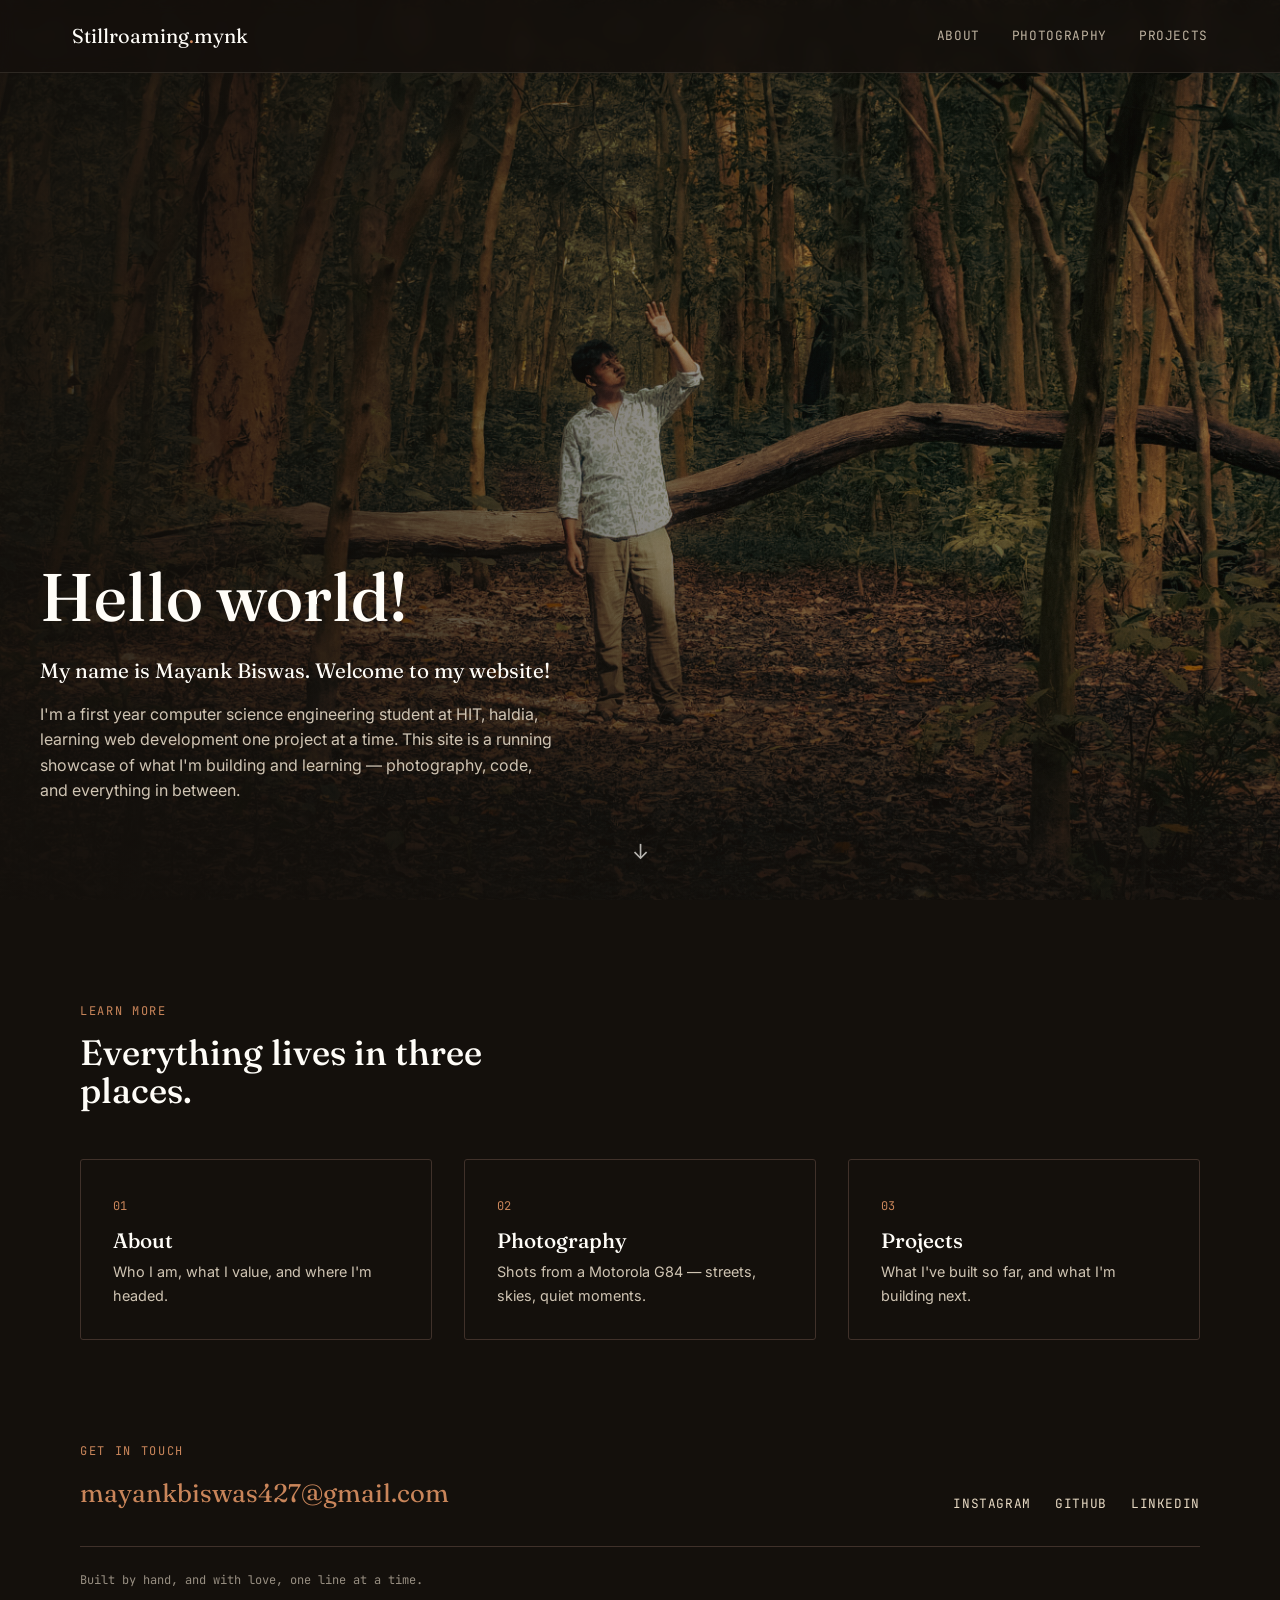
<file: index.html>
<!doctype html>
<html lang="en">
  <head>
    <meta charset="UTF-8" />
    <meta name="viewport" content="width=device-width, initial-scale=1.0" />
    <title>Stillroaming — Mayank Biswas</title>

    <link rel="preconnect" href="https://fonts.googleapis.com" />
    <link rel="preconnect" href="https://fonts.gstatic.com" crossorigin />
    <link
      href="https://fonts.googleapis.com/css2?family=Fraunces:opsz,wght@9..144,400;9..144,500;9..144,600&family=Inter:wght@400;500;600&family=JetBrains+Mono:wght@400;500&display=swap"
      rel="stylesheet"
    />

    <link rel="stylesheet" href="style.css" />
  </head>
  <body>
    <!-- =====================================================
       HERO — full-bleed photo, wordmark, nav, headline.
       This is the section your screenshot shows. The layout
       and content are kept the same on purpose — only the
       contrast, spacing and code underneath are improved.
       ===================================================== -->
    <section class="hero" id="top">
      <!-- The background photo. EDIT ME: put your own forest photo at
         images/hero.jpg (or change the file name below to match yours). -->
      <img
        src="images/main.jpg"
        alt="Mayank standing in a forest, looking up"
        class="hero__photo"
        id="heroPhoto"
      />

      <!-- A dark gradient sits on top of the photo (in style.css) so the
         text stays readable no matter what's happening in the photo
         behind it — this fixes the text/arm overlap issue from before. -->
      <div class="hero__scrim" aria-hidden="true"></div>

      <!-- Top navigation bar -->
      <header class="nav">
        <div class="nav__inner">
          <a href="#top" class="nav__brand">Stillroaming<span>.</span>mynk</a>

          <button
            class="nav__toggle"
            id="navToggle"
            aria-label="Open menu"
            aria-expanded="false"
          >
            <span></span><span></span><span></span>
          </button>

          <nav class="nav__links" id="navLinks">
            <!-- EDIT ME: these three go to your other sites -->
            <a href="/navbarSites/aboutme.html">About</a>
            <a href="/navbarSites/photography.html">Photography</a>
            <a href="/navbarSites/projects.html">Projects</a>
          </nav>
        </div>
      </header>

      <!-- The hero text block -->
      <div class="hero__content">
        <!-- EDIT ME: your headline -->
        <h1 class="hero__title">Hello world!</h1>
        <!-- EDIT ME: your intro line -->
        <p class="hero__intro">
          My name is Mayank Biswas. Welcome to my website!
        </p>
        <!-- EDIT ME: your short paragraph -->
        <p class="hero__body">
          I'm a first year computer science engineering student at HIT, haldia,
          learning web development one project at a time. This site is a running
          showcase of what I'm building and learning — photography, code, and
          everything in between.
        </p>
      </div>

      <!-- A small scroll cue at the bottom of the hero, hinting there's more below -->
      <a href="#learn-more" class="hero__scroll-cue" aria-label="Scroll down"
        >↓</a
      >
    </section>

    <!-- =====================================================
       LEARN MORE — a short set of links to the three pillars
       of the site. This is new; it gives the "Learn More" nav
       link somewhere real to land, instead of going nowhere.
       ===================================================== -->
    <section class="pillars" id="learn-more">
      <p class="eyebrow">Learn more</p>
      <h2 class="pillars__heading">Everything lives in three places.</h2>

      <div class="pillars__grid">
        <!-- EDIT ME: each card's description, freely -->
        <a href="/navbarSites/aboutme.html" class="pillar">
          <span class="pillar__label">01</span>
          <h3>About</h3>
          <p>Who I am, what I value, and where I'm headed.</p>
        </a>
        <a href="navbarSites/photography.html" class="pillar">
          <span class="pillar__label">02</span>
          <h3>Photography</h3>
          <p>Shots from a Motorola G84 — streets, skies, quiet moments.</p>
        </a>
        <a href="navbarSites/projects.html" class="pillar">
          <span class="pillar__label">03</span>
          <h3>Projects</h3>
          <p>What I've built so far, and what I'm building next.</p>
        </a>
      </div>
    </section>

    <!-- =====================================================
       CONNECT — a simple footer/contact section
       ===================================================== -->
    <footer class="footer" id="connect">
      <div class="footer__inner">
        <div>
          <p class="eyebrow">Get in touch</p>
          <!-- EDIT ME: your real email -->
          <a href="mailto:mayankbiswas427@gmail.com" class="footer__email"
            >mayankbiswas427@gmail.com</a
          >
        </div>
        <div class="footer__links">
          <!-- EDIT ME: your real social links -->
          <a href="https://www.instagram.com/stillroaming.mynk/">Instagram</a>
          <a href="https://github.com/explorerzeroone/">GitHub</a>
          <a href="www.linkedin.com/in/mayank-biswas-02a64b350">LinkedIn</a>
        </div>
      </div>
      <p class="footer__note">
        Built by hand, and with love, one line at a time.
      </p>
    </footer>

    <script src="script.js"></script>
  </body>
</html>
</file>
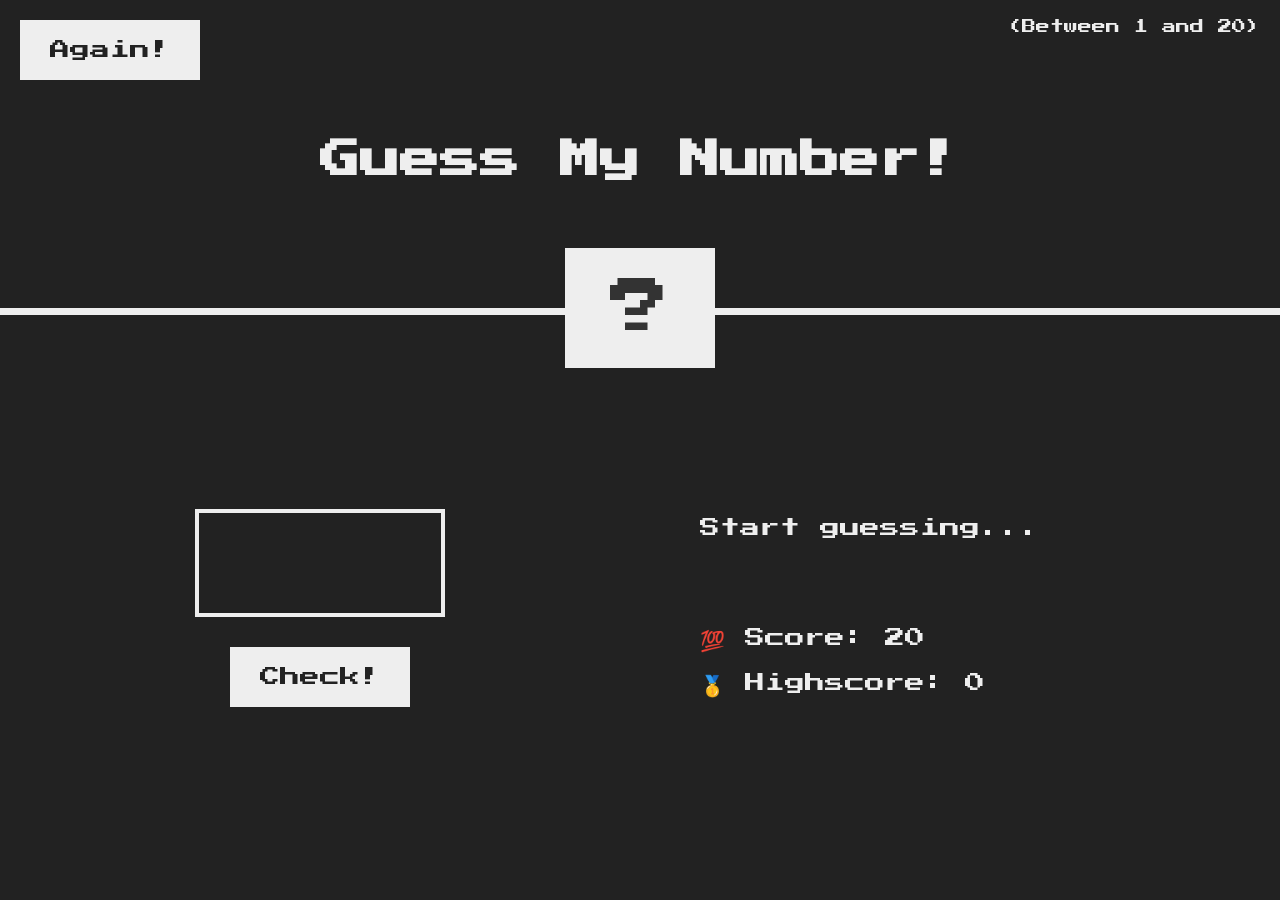
<file: Projects/Guessing/index.html>
<!doctype html>
<html lang="en">
  <head>
    <meta charset="UTF-8" />
    <meta name="viewport" content="width=device-width, initial-scale=1.0" />
    <meta http-equiv="X-UA-Compatible" content="ie=edge" />
    <link rel="stylesheet" href="style.css" />
    <title>Guess My Number!</title>
  </head>
  <body>
    <header>
      <h1>Guess My Number!</h1>
      <p class="between">(Between 1 and 20)</p>
      <button class="btn again">Again!</button>
      <div class="number">?</div>
    </header>
    <main>
      <section class="left">
        <input type="number" class="guess" />
        <button class="btn check">Check!</button>
      </section>
      <section class="right">
        <p class="message">Start guessing...</p>
        <p class="label-score">💯 Score: <span class="score">20</span></p>
        <p class="label-highscore">
          🥇 Highscore: <span class="highscore">0</span>
        </p>
      </section>
    </main>
    <script src="script.js"></script>
  </body>
</html>
</file>
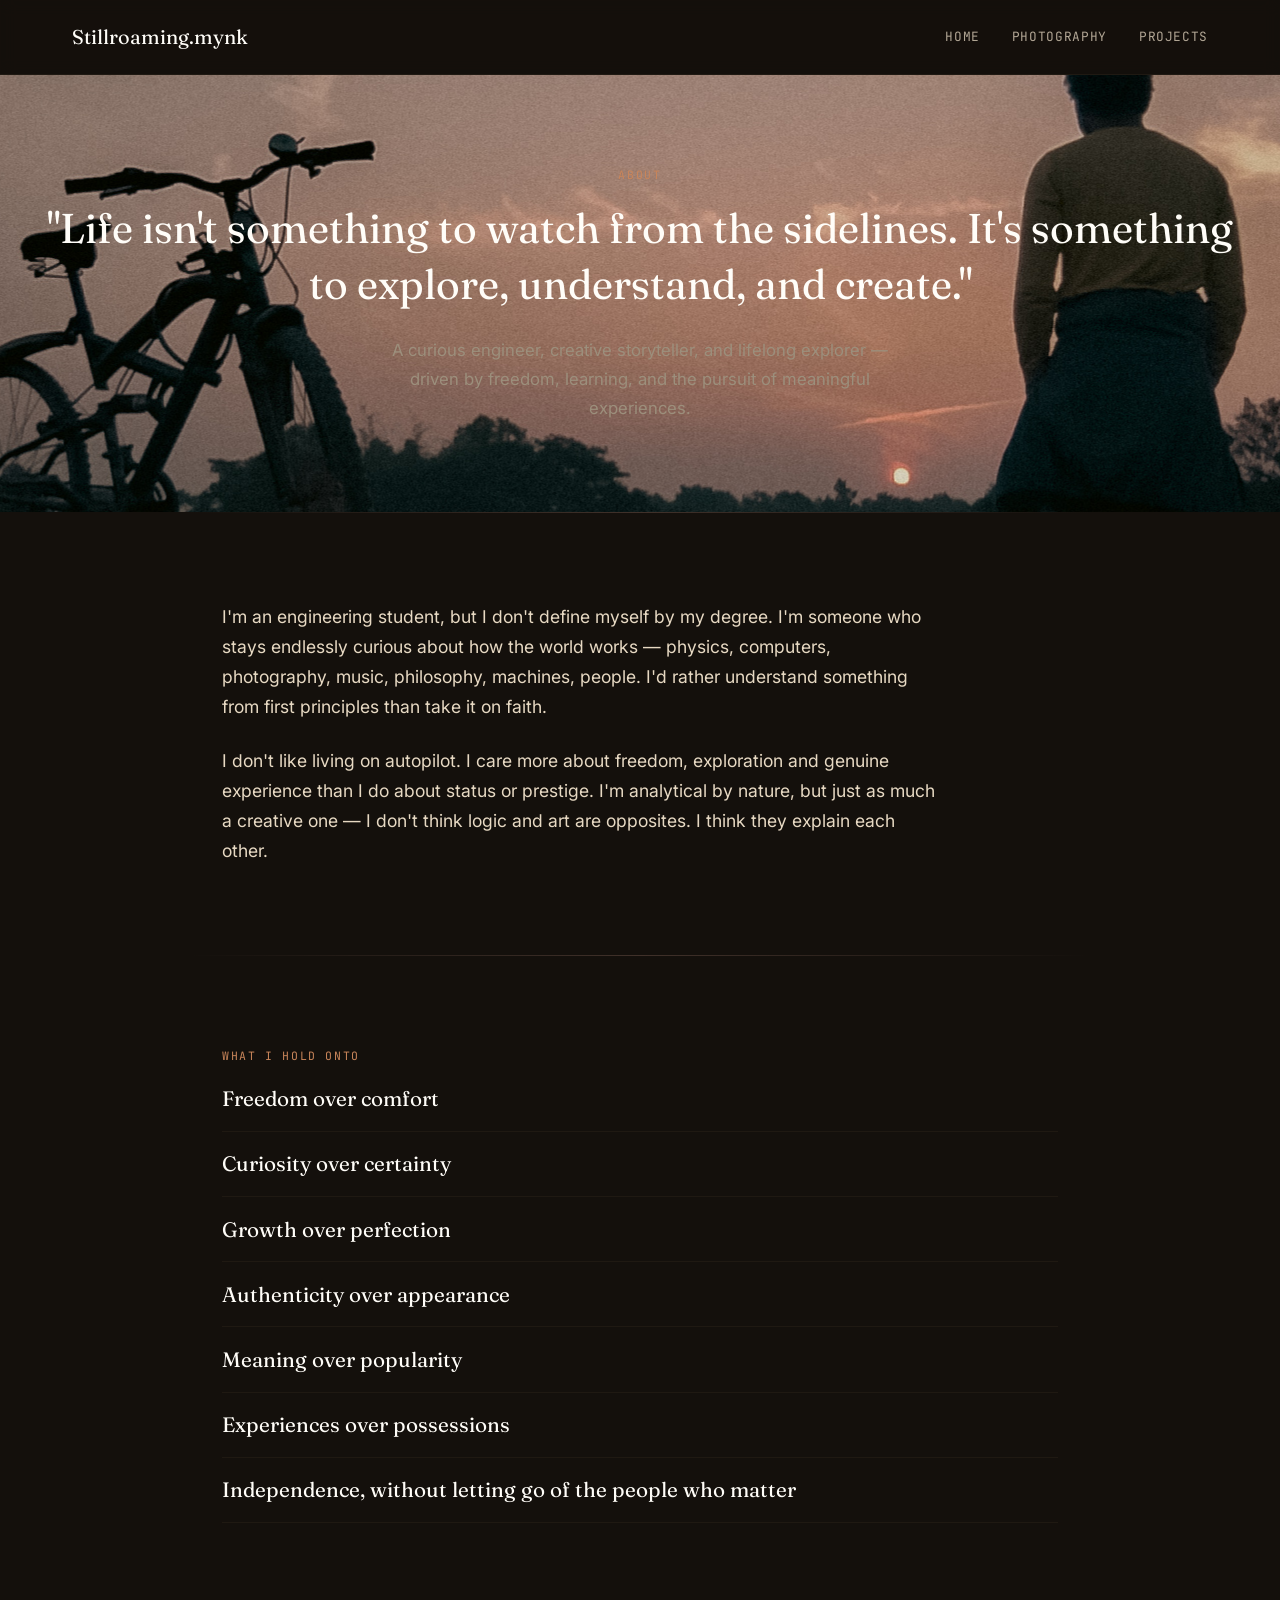
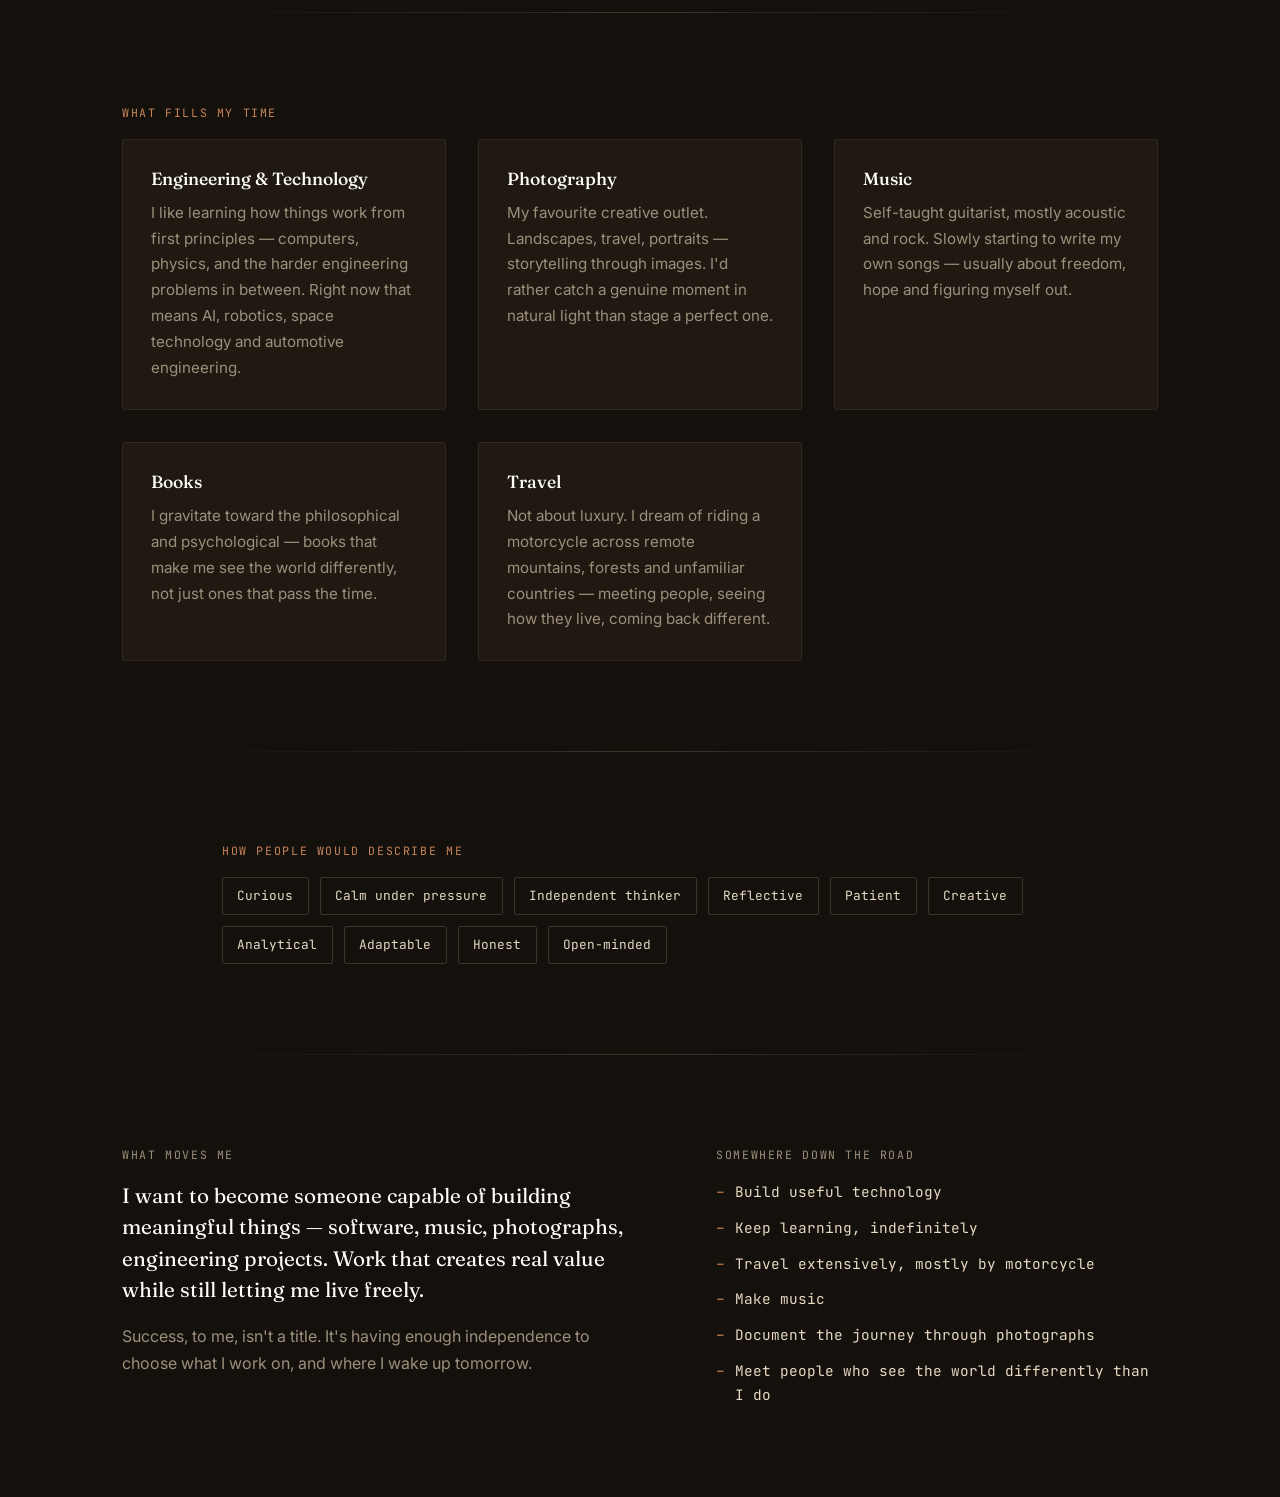
<file: navbarSites/aboutme.html>
<!doctype html>
<html lang="en">
  <head>
    <meta charset="UTF-8" />
    <meta name="viewport" content="width=device-width, initial-scale=1.0" />
    <title>Mayank — About</title>

    <link rel="preconnect" href="https://fonts.googleapis.com" />
    <link rel="preconnect" href="https://fonts.gstatic.com" crossorigin />
    <link
      href="https://fonts.googleapis.com/css2?family=Fraunces:opsz,wght@9..144,400;9..144,500;9..144,600&family=Inter:wght@400;500;600&family=JetBrains+Mono:wght@400;500&display=swap"
      rel="stylesheet"
    />

    <link rel="stylesheet" href="aboutme.css" />
  </head>
  <body>
    <!-- =====================================================
       NAVIGATION — links back to your two other pages,
       plus quick jumps to the sections on this page.
       ===================================================== -->
    <header class="nav">
      <div class="nav__inner">
        <a href="#top" class="nav__brand">Stillroaming<span>.</span>mynk</a>

        <button
          class="nav__toggle"
          id="navToggle"
          aria-label="Open menu"
          aria-expanded="false"
        >
          <span></span><span></span><span></span>
        </button>

        <nav class="nav__links" id="navLinks">
          <a href="../index.html">Home</a>
          <a href="photography.html">Photography</a>
          <a href="projects.html">Projects</a>
        </nav>
      </div>
    </header>

    <!-- =====================================================
       HERO — the motto, given room to breathe.
       This is the one bold, cinematic moment on the page;
       everything after it stays calm and quiet on purpose.
       ===================================================== -->
    <section class="hero" id="top">
      <p class="eyebrow">About</p>
      <!-- EDIT ME: your motto -->
      <blockquote class="hero__motto">
        "Life isn't something to watch from the sidelines. It's something to
        explore, understand, and create."
      </blockquote>
      <!-- EDIT ME: your one-sentence summary -->
      <p class="hero__summary">
        A curious engineer, creative storyteller, and lifelong explorer — driven
        by freedom, learning, and the pursuit of meaningful experiences.
      </p>
    </section>

    <div class="divider" aria-hidden="true"></div>

    <!-- =====================================================
       WHO I AM — the main narrative paragraph
       ===================================================== -->
    <section class="intro reveal">
      <!-- EDIT ME: this whole paragraph is meant to be rewritten in your own words over time -->
      <p>
        I'm an engineering student, but I don't define myself by my degree. I'm
        someone who stays endlessly curious about how the world works — physics,
        computers, photography, music, philosophy, machines, people. I'd rather
        understand something from first principles than take it on faith.
      </p>
      <p>
        I don't like living on autopilot. I care more about freedom, exploration
        and genuine experience than I do about status or prestige. I'm
        analytical by nature, but just as much a creative one — I don't think
        logic and art are opposites. I think they explain each other.
      </p>
    </section>

    <div class="divider" aria-hidden="true"></div>

    <!-- =====================================================
       VALUES — a plain list, no numbering, because these
       aren't steps in a sequence — they're things held
       at the same time, side by side.
       ===================================================== -->
    <section class="values reveal" id="values">
      <p class="eyebrow">What I hold onto</p>
      <ul class="values__list">
        <!-- EDIT ME: add, remove or reorder freely -->
        <li>Freedom over comfort</li>
        <li>Curiosity over certainty</li>
        <li>Growth over perfection</li>
        <li>Authenticity over appearance</li>
        <li>Meaning over popularity</li>
        <li>Experiences over possessions</li>
        <li>Independence, without letting go of the people who matter</li>
      </ul>
    </section>

    <div class="divider" aria-hidden="true"></div>

    <!-- =====================================================
       INTERESTS — one card per thing you care about.
       Copy a whole <article> block to add a new interest.
       ===================================================== -->
    <section class="interests reveal" id="interests">
      <p class="eyebrow">What fills my time</p>

      <div class="interests__grid">
        <!-- ============ INTEREST 1 ============ -->
        <article class="interest">
          <h3>Engineering &amp; Technology</h3>
          <p>
            I like learning how things work from first principles — computers,
            physics, and the harder engineering problems in between. Right now
            that means AI, robotics, space technology and automotive
            engineering.
          </p>
        </article>

        <!-- ============ INTEREST 2 ============ -->
        <article class="interest">
          <h3>Photography</h3>
          <p>
            My favourite creative outlet. Landscapes, travel, portraits —
            storytelling through images. I'd rather catch a genuine moment in
            natural light than stage a perfect one.
          </p>
        </article>

        <!-- ============ INTEREST 3 ============ -->
        <article class="interest">
          <h3>Music</h3>
          <p>
            Self-taught guitarist, mostly acoustic and rock. Slowly starting to
            write my own songs — usually about freedom, hope and figuring myself
            out.
          </p>
        </article>

        <!-- ============ INTEREST 4 ============ -->
        <article class="interest">
          <h3>Books</h3>
          <p>
            I gravitate toward the philosophical and psychological — books that
            make me see the world differently, not just ones that pass the time.
          </p>
        </article>

        <!-- ============ INTEREST 5 ============ -->
        <article class="interest">
          <h3>Travel</h3>
          <p>
            Not about luxury. I dream of riding a motorcycle across remote
            mountains, forests and unfamiliar countries — meeting people, seeing
            how they live, coming back different.
          </p>
        </article>

        <!-- Need another card? Copy any <article class="interest"> block above. -->
      </div>
    </section>

    <div class="divider" aria-hidden="true"></div>

    <!-- =====================================================
       TRAITS — a quiet tag list, not a bragging list.
       ===================================================== -->
    <section class="traits reveal">
      <p class="eyebrow">How people would describe me</p>
      <ul class="traits__list">
        <!-- EDIT ME: keep this honest, not aspirational -->
        <li>Curious</li>
        <li>Calm under pressure</li>
        <li>Independent thinker</li>
        <li>Reflective</li>
        <li>Patient</li>
        <li>Creative</li>
        <li>Analytical</li>
        <li>Adaptable</li>
        <li>Honest</li>
        <li>Open-minded</li>
      </ul>
    </section>

    <div class="divider" aria-hidden="true"></div>

    <!-- =====================================================
       WHERE THIS IS GOING — motivation + long-term vision
       ===================================================== -->
    <section class="vision reveal">
      <div class="vision__grid">
        <div>
          <p class="eyebrow">What moves me</p>
          <p class="vision__lead">
            I want to become someone capable of building meaningful things —
            software, music, photographs, engineering projects. Work that
            creates real value while still letting me live freely.
          </p>
          <p>
            Success, to me, isn't a title. It's having enough independence to
            choose what I work on, and where I wake up tomorrow.
          </p>
        </div>
        <div>
          <p class="eyebrow">Somewhere down the road</p>
          <ul class="vision__list">
            <li>Build useful technology</li>
            <li>Keep learning, indefinitely</li>
            <li>Travel extensively, mostly by motorcycle</li>
            <li>Make music</li>
            <li>Document the journey through photographs</li>
            <li>Meet people who see the world differently than I do</li>
          </ul>
        </div>
      </div>
    </section>

    <script src="aboutme.js"></script>
  </body>
</html>
</file>
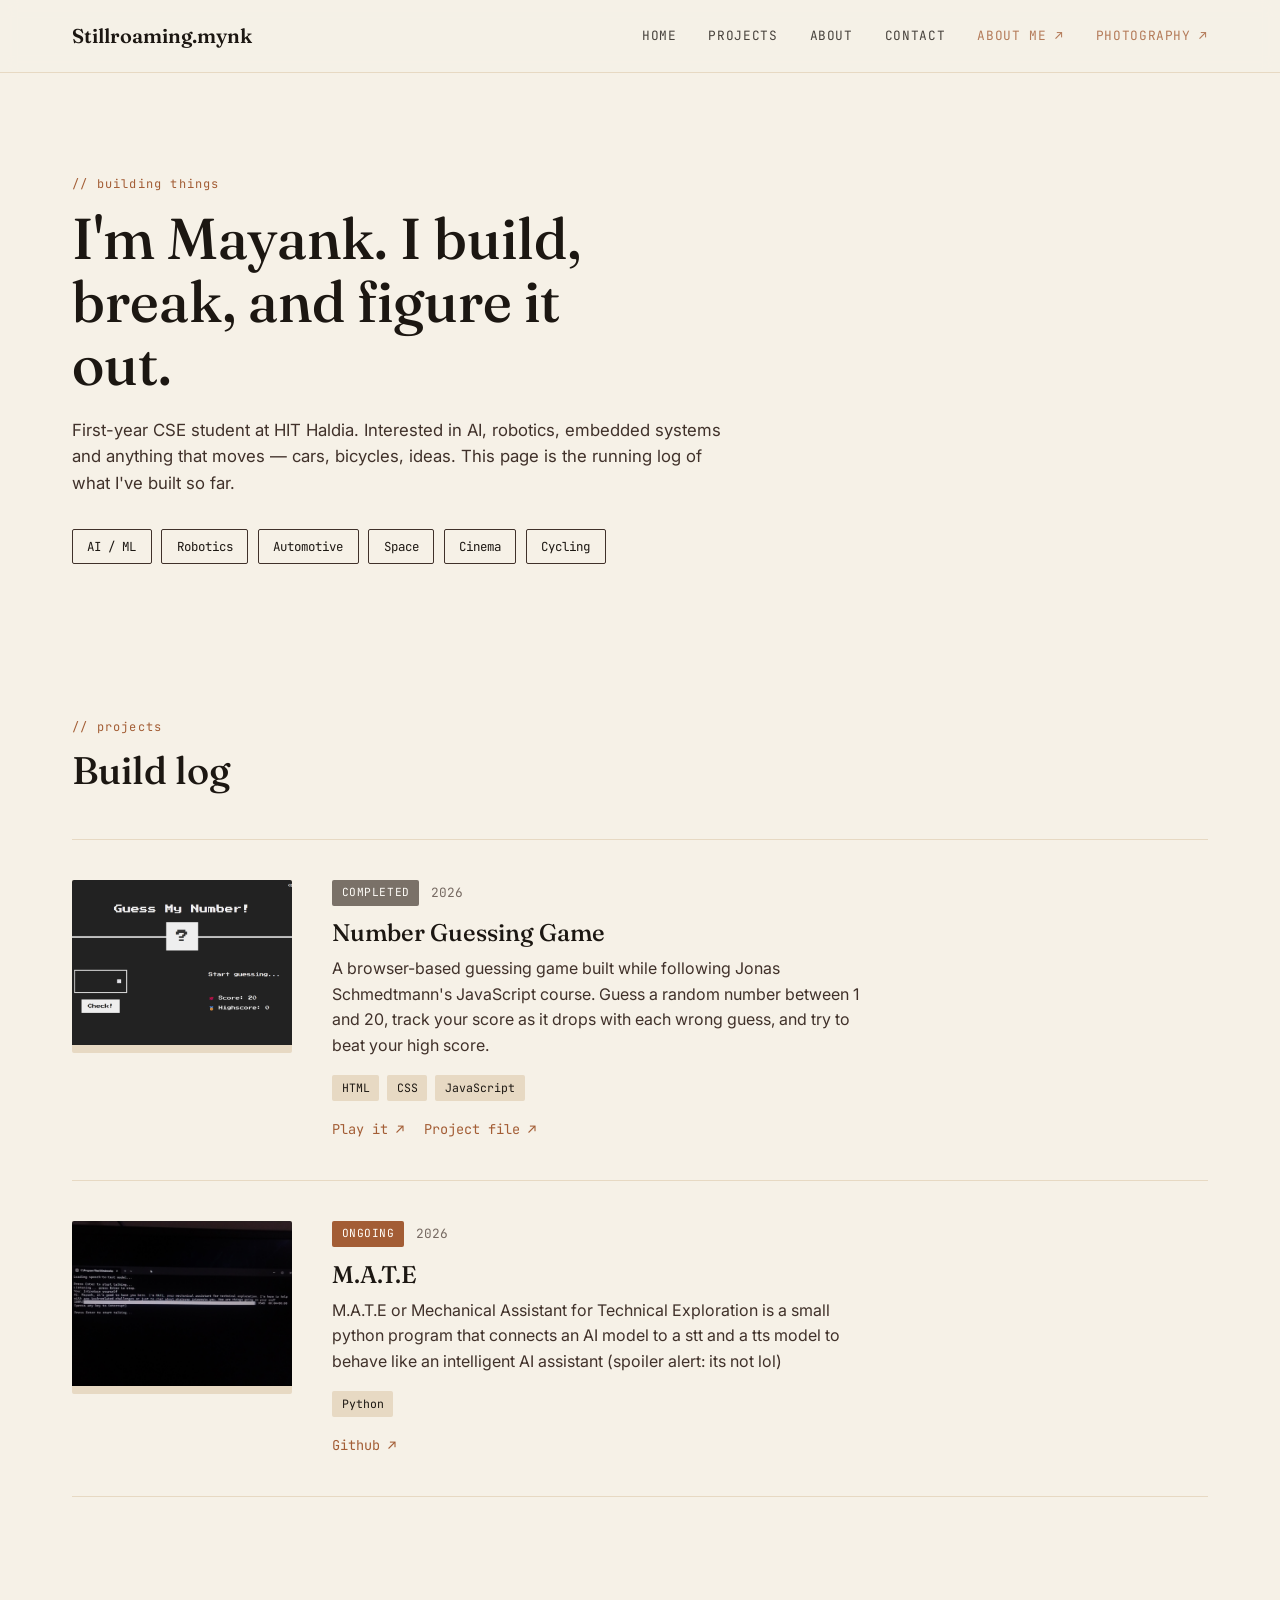
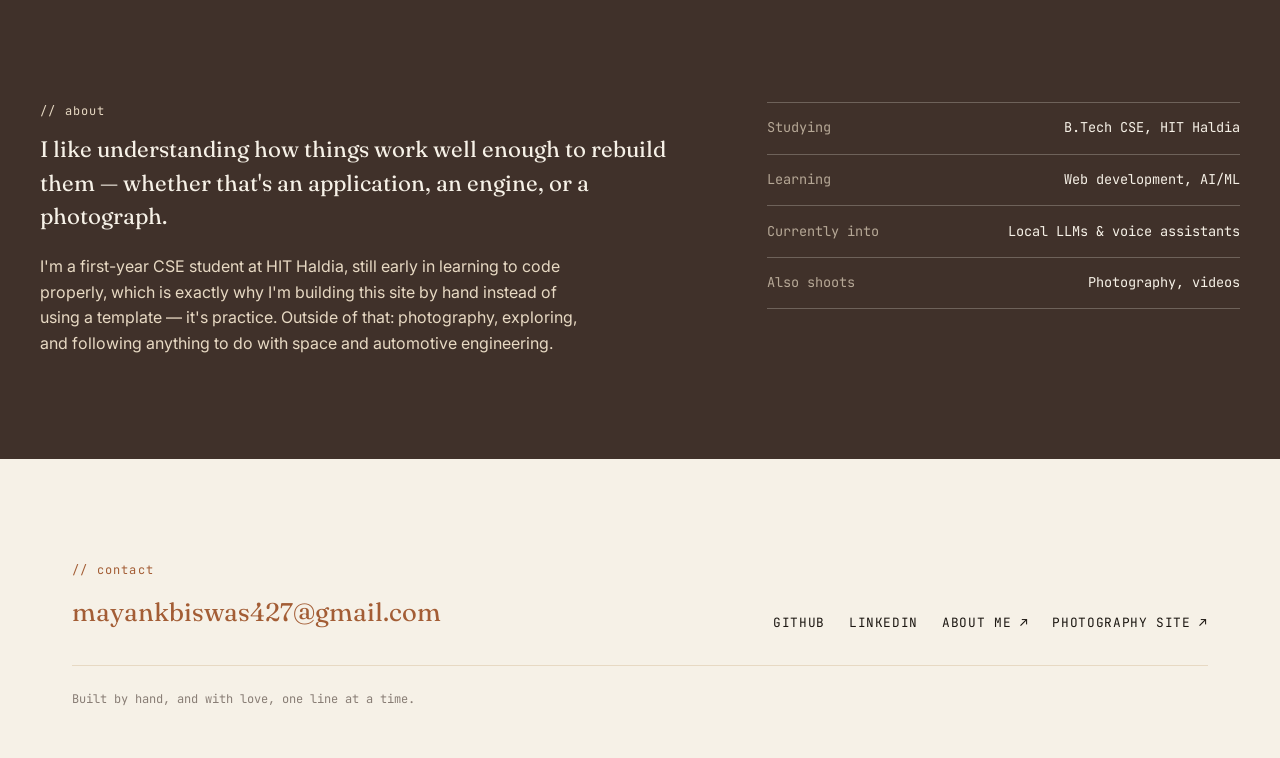
<file: navbarSites/projects.html>
<!doctype html>
<html lang="en">
  <head>
    <meta charset="UTF-8" />
    <meta name="viewport" content="width=device-width, initial-scale=1.0" />
    <title>Mayank — Projects</title>

    <link rel="preconnect" href="https://fonts.googleapis.com" />
    <link rel="preconnect" href="https://fonts.gstatic.com" crossorigin />
    <link
      href="https://fonts.googleapis.com/css2?family=Fraunces:opsz,wght@9..144,400;9..144,500;9..144,600&family=Inter:wght@400;500;600&family=JetBrains+Mono:wght@400;500&display=swap"
      rel="stylesheet"
    />

    <link rel="stylesheet" href="projects.css" />
  </head>
  <body>
    <!-- =====================================================
       NAVIGATION BAR
       ===================================================== -->
    <header class="nav">
      <div class="nav__inner">
        <a href="#top" class="nav__brand">Stillroaming<span>.</span>mynk</a>

        <button
          class="nav__toggle"
          id="navToggle"
          aria-label="Open menu"
          aria-expanded="false"
        >
          <span></span><span></span><span></span>
        </button>

        <nav class="nav__links" id="navLinks">
          <a href="../index.html">Home</a>
          <a href="#projects">Projects</a>
          <a href="#about">About</a>
          <a href="#contact">Contact</a>
          <!-- EDIT ME: these paths assume all three site folders sit side by side -->
          <a href="../navbarSites/aboutme.html" class="nav__cross-link"
            >About Me ↗</a
          >
          <a href="../navbarSites/photography.html" class="nav__cross-link"
            >Photography ↗</a
          >
        </nav>
      </div>
    </header>

    <!-- =====================================================
       HERO
       ===================================================== -->
    <section class="hero" id="top">
      <p class="eyebrow">// building things</p>
      <!-- EDIT ME: your headline -->
      <h1 class="hero__title">
        I'm Mayank. I build,<br />break, and figure it out.
      </h1>
      <!-- EDIT ME: your subheading -->
      <p class="hero__subtitle">
        First-year CSE student at HIT Haldia. Interested in AI, robotics,
        embedded systems and anything that moves — cars, bicycles, ideas. This
        page is the running log of what I've built so far.
      </p>

      <!-- Interest tags — these are just labels, edit the list freely -->
      <ul class="tag-list">
        <li>AI / ML</li>
        <li>Robotics</li>
        <li>Automotive</li>
        <li>Space</li>
        <li>Cinema</li>
        <li>Cycling</li>
      </ul>
    </section>

    <!-- =====================================================
       PROJECTS — the main event. Each project is one
       "log entry" card. Copy a whole <article> block to
       add a new project.
       ===================================================== -->
    <section class="projects" id="projects">
      <div class="section__heading">
        <p class="eyebrow">// projects</p>
        <h2>Build log</h2>
      </div>

      <div class="projects__list" id="projectsList">
        <!-- ============ PROJECT — your one finished project so far ============
           This block is the pattern to copy for every future project:
           an image on the left, details on the right.
      -->
        <article class="project">
          <!-- Preview image. EDIT ME: put a screenshot in the images folder
             (e.g. images/project-01.jpg) and point src at it below. -->
          <a class="project__preview" href="#">
            <img
              src="/images/guessing.png"
              alt="Preview of the Number Guessing Game"
              class="project__image"
            />
          </a>

          <div class="project__body">
            <div class="project__meta">
              <span class="project__status project__status--done"
                >Completed</span
              >
              <span class="project__year">2026</span>
            </div>
            <h3 class="project__name">Number Guessing Game</h3>
            <p class="project__description">
              A browser-based guessing game built while following Jonas
              Schmedtmann's JavaScript course. Guess a random number between 1
              and 20, track your score as it drops with each wrong guess, and
              try to beat your high score.
            </p>
            <ul class="project__stack">
              <li>HTML</li>
              <li>CSS</li>
              <li>JavaScript</li>
            </ul>
            <div class="project__links">
              <!-- EDIT ME: link to the live page and the actual project file/repo -->
              <a href="../Projects/Guessing/index.html">Play it ↗</a>
              <a
                href="https://github.com/explorerzeroone/explorerzeroone.github.io/tree/main/Projects"
                >Project file ↗</a
              >
            </div>
          </div>
        </article>

        <!-- ============ TEMPLATE — copy this whole block for your next project ============
           HOW TO ADD A NEW PROJECT:
             1. Select everything from <article class="project project--template">
                down to the matching </article> below, and copy it.
             2. Paste the copy anywhere inside .projects__list — above this
                comment puts newest projects at the top.
             3. Take a screenshot of your project and save it in the images
                folder, e.g. images/project-02.jpg
             4. Change the img src below to match that file name.
             5. Fill in the status word, year, name, description, tech tags
                and the two links.
             6. Delete the words "project--template" from the class="..."
                on the <article> tag — that class is only what dims this
                one so it reads as an example, not a real project.
           Status options already styled for you: project__status--done,
           project__status--active, project__status--live
      -->
        <article class="project">
          <a class="project__preview" href="#">
            <img
              src="/images/MATE.jpg"
              alt="Preview of next project"
              class="project__image"
            />
          </a>
          <div class="project__body">
            <div class="project__meta">
              <span class="project__status project__status--active"
                >Ongoing</span
              >
              <span class="project__year">2026</span>
            </div>
            <h3 class="project__name">M.A.T.E</h3>
            <p class="project__description">
              M.A.T.E or Mechanical Assistant for Technical Exploration is a small python program that connects an AI model to a stt and a tts model to behave like an intelligent AI assistant (spoiler alert: its not lol)
            </p>
            <ul class="project__stack">
              <li>Python</li>
            </ul>
            <div class="project__links">
              <a href="https://github.com/explorerzeroone/M.A.T.E">Github ↗</a>
            </div>
          </div>
        </article>
      </div>
    </section>

    <!-- =====================================================
       ABOUT
       ===================================================== -->
    <section class="about" id="about">
      <div class="about__grid">
        <div class="about__text">
          <p class="eyebrow">// about</p>
          <!-- EDIT ME: write this in your own words -->
          <p class="about__lead">
            I like understanding how things work well enough to rebuild them —
            whether that's an application, an engine, or a photograph.
          </p>
          <p>
            I'm a first-year CSE student at HIT Haldia, still early in learning
            to code properly, which is exactly why I'm building this site by
            hand instead of using a template — it's practice. Outside of that:
            photography, exploring, and following anything to do with space and
            automotive engineering.
          </p>
        </div>

        <!-- Quick facts panel, styled like a status readout -->
        <dl class="about__facts">
          <div>
            <dt>Studying</dt>
            <dd>B.Tech CSE, HIT Haldia</dd>
          </div>
          <div>
            <dt>Learning</dt>
            <dd>Web development, AI/ML</dd>
          </div>
          <div>
            <dt>Currently into</dt>
            <dd>Local LLMs &amp; voice assistants</dd>
          </div>
          <div>
            <dt>Also shoots</dt>
            <dd>Photography, videos</dd>
          </div>
        </dl>
      </div>
    </section>

    <!-- =====================================================
       FOOTER / CONTACT
       ===================================================== -->
    <footer class="footer" id="contact">
      <div class="footer__inner">
        <div>
          <p class="eyebrow">// contact</p>
          <!-- EDIT ME: your real email -->
          <a href="mailto:mayankbiswas427@gmail.com" class="footer__email"
            >mayankbiswas427@gmail.com</a
          >
        </div>
        <div class="footer__links">
          <!-- EDIT ME: your real links -->
          <a href="https://github.com/explorerzeroone/">GitHub</a>
          <a href="www.linkedin.com/in/mayank-biswas-02a64b350">LinkedIn</a>
          <a href="../navbarSites/aboutme.html">About me ↗</a>
          <a href="../navbarSites/photography.html">Photography site ↗</a>
        </div>
      </div>
      <p class="footer__note">
        Built by hand, and with love, one line at a time.
      </p>
    </footer>

    <script src="projects.js"></script>
  </body>
</html>
</file>
<file: style.css>
/* =========================================================
   STYLE.CSS — every color, font and spacing choice lives here.
   Sections are labelled in ALL CAPS — search (Ctrl/Cmd+F) for
   the section name to jump straight there.
   ========================================================= */


/* ---------------------------------------------------------
   1. VARIABLES
   --------------------------------------------------------- */
:root {
  --color-ink:      #14100c;  /* near-black, matches your about page */
  --color-espresso: #40312a;
  --color-clay:     #c9855a;
  --color-sand:     #e7d9c3;
  --color-white:    #fffdf8;
  --color-muted:    #cfc4b3;  /* dimmer white, for paragraph text on the photo */

  --font-display: 'Fraunces', Georgia, serif;
  --font-body: 'Inter', -apple-system, sans-serif;
  --font-mono: 'JetBrains Mono', 'Courier New', monospace;

  --space-section: clamp(4rem, 8vw, 7rem);
  --max-width: 1200px;
}


/* ---------------------------------------------------------
   2. RESET — you don't need to edit this section.
   --------------------------------------------------------- */
* { box-sizing: border-box; margin: 0; padding: 0; }
html { scroll-behavior: smooth; }
body {
  font-family: var(--font-body);
  background: var(--color-ink);
  color: var(--color-sand);
  line-height: 1.6;
  -webkit-font-smoothing: antialiased;
}
a { color: inherit; text-decoration: none; }
button { font: inherit; cursor: pointer; border: none; background: none; }


/* ---------------------------------------------------------
   3. SHARED STYLES
   --------------------------------------------------------- */
.eyebrow {
  font-family: var(--font-mono);
  font-size: 0.75rem;
  letter-spacing: 0.14em;
  text-transform: uppercase;
  color: var(--color-clay);
  margin-bottom: 0.75rem;
}
h1, h2, h3 {
  font-family: var(--font-display);
  font-weight: 500;
  line-height: 1.1;
  color: var(--color-white);
}


/* ---------------------------------------------------------
   4. HERO — the full-screen photo section
   --------------------------------------------------------- */
.hero {
  position: relative;
  min-height: 100svh; /* fills the screen, but respects mobile browser bars */
  display: flex;
  flex-direction: column;
  overflow: hidden;
}

/* The photo itself, filling the whole hero and cropping to cover it */
.hero__photo {
  position: absolute;
  inset: 0;
  width: 100%;
  height: 100%;
  object-fit: cover;
  object-position: center 30%; /* keeps the top of the photo (trees/sky) in frame */
}

/* If the photo file is missing, show a forest-toned gradient instead of a
   broken image icon, so the page still looks intentional. script.js adds
   this class automatically if images/hero.jpg can't be found. */
.hero__photo--missing {
  background: linear-gradient(160deg, #2b241b, #14100c 70%);
}

/* The dark gradient over the photo — this is the main readability fix.
   It's darkest at the bottom-left (where the text sits) and fades out
   toward the top-right, so the photo still shows through up there. */
.hero__scrim {
  position: absolute;
  inset: 0;
  background:
    linear-gradient(90deg, rgba(20,16,12,0.85) 0%, rgba(20,16,12,0.45) 45%, rgba(20,16,12,0.15) 75%),
    linear-gradient(0deg, rgba(20,16,12,0.75) 0%, rgba(20,16,12,0.1) 45%, rgba(20,16,12,0.35) 100%);
}


/* ---------------------------------------------------------
   5. NAVIGATION — sits on top of the photo.
      This matches the same nav pattern used on your About
      and Photography pages: sticky, blurred dark bar,
      small uppercase mono links.
   --------------------------------------------------------- */
.nav {
  position: sticky;
  top: 0;
  z-index: 50;
  background: rgba(20, 16, 12, 0.85);
  backdrop-filter: blur(8px);
  border-bottom: 1px solid rgba(231, 217, 195, 0.12);
}
.nav__inner {
  max-width: var(--max-width);
  margin: 0 auto;
  padding: 1.25rem 2rem;
  display: flex;
  align-items: center;
  justify-content: space-between;
}
.nav__brand {
  font-family: var(--font-display);
  font-size: 1.25rem;
  color: var(--color-white);
}
.nav__brand span { color: var(--color-clay); }

.nav__links {
  display: flex;
  gap: 2rem;
  align-items: center;
  font-family: var(--font-mono);
  font-size: 0.8rem;
  letter-spacing: 0.05em;
  text-transform: uppercase;
}
.nav__links a { opacity: 0.8; transition: opacity 0.2s; color: var(--color-sand); }
.nav__links a:hover { opacity: 1; color: var(--color-clay); }

.nav__toggle { display: none; flex-direction: column; gap: 5px; width: 26px; }
.nav__toggle span { height: 2px; background: var(--color-sand); border-radius: 2px; }


/* ---------------------------------------------------------
   6. HERO CONTENT — the "Hello world!" text block
   --------------------------------------------------------- */
.hero__content {
  position: relative;
  z-index: 5;
  max-width: var(--max-width);
  width: 100%;
  margin: auto 0 0;
  padding: 0 2.5rem 6rem;
}
.hero__title {
  font-size: clamp(2.6rem, 6vw, 4.2rem);
  margin-bottom: 1.25rem;
}
.hero__intro {
  font-family: var(--font-display);
  font-size: clamp(1.1rem, 2vw, 1.3rem);
  color: var(--color-white);
  margin-bottom: 0.9rem;
}
.hero__body {
  max-width: 52ch;
  color: var(--color-muted);
  font-size: 1rem;
}

/* Small bouncing arrow hinting there's more content below */
.hero__scroll-cue {
  position: absolute;
  bottom: 2rem;
  left: 50%;
  transform: translateX(-50%);
  z-index: 5;
  color: var(--color-white);
  font-size: 1.3rem;
  opacity: 0.7;
  animation: bounce 2.2s ease-in-out infinite;
}
@keyframes bounce {
  0%, 100% { transform: translate(-50%, 0); }
  50% { transform: translate(-50%, 8px); }
}
@media (prefers-reduced-motion: reduce) {
  .hero__scroll-cue { animation: none; }
}


/* ---------------------------------------------------------
   7. PILLARS SECTION ("Learn More" destination)
   --------------------------------------------------------- */
.pillars {
  max-width: var(--max-width);
  margin: 0 auto;
  padding: var(--space-section) 2.5rem;
}
.pillars__heading {
  font-size: clamp(1.6rem, 3vw, 2.2rem);
  max-width: 20ch;
  margin-bottom: 3rem;
}
.pillars__grid {
  display: grid;
  grid-template-columns: repeat(3, 1fr);
  gap: 2rem;
}
.pillar {
  display: block;
  padding: 2rem;
  border: 1px solid var(--color-espresso);
  border-radius: 3px;
  transition: border-color 0.2s ease, transform 0.2s ease;
}
.pillar:hover {
  border-color: var(--color-clay);
  transform: translateY(-4px);
}
.pillar__label {
  font-family: var(--font-mono);
  font-size: 0.75rem;
  color: var(--color-clay);
}
.pillar h3 { font-size: 1.3rem; margin: 0.75rem 0 0.5rem; }
.pillar p { color: var(--color-muted); font-size: 0.9rem; }


/* ---------------------------------------------------------
   8. FOOTER / CONNECT
   --------------------------------------------------------- */
.footer {
  max-width: var(--max-width);
  margin: 0 auto;
  padding: 0 2.5rem var(--space-section);
}
.footer__inner {
  display: flex;
  justify-content: space-between;
  align-items: flex-end;
  flex-wrap: wrap;
  gap: 2rem;
  padding-bottom: 2rem;
  border-bottom: 1px solid var(--color-espresso);
}
.footer__email {
  font-family: var(--font-display);
  font-size: 1.6rem;
  color: var(--color-clay);
}
.footer__links {
  display: flex;
  gap: 1.5rem;
  font-family: var(--font-mono);
  font-size: 0.8rem;
  text-transform: uppercase;
  letter-spacing: 0.05em;
}
.footer__note {
  margin-top: 1.5rem;
  font-family: var(--font-mono);
  font-size: 0.75rem;
  color: var(--color-muted);
  opacity: 0.7;
}


/* ---------------------------------------------------------
   9. RESPONSIVE
   --------------------------------------------------------- */
@media (max-width: 900px) {
  .pillars__grid { grid-template-columns: 1fr; }
}

@media (max-width: 640px) {
  .nav__toggle { display: flex; }
  .nav__links {
    position: absolute;
    top: 100%;
    left: 0;
    right: 0;
    background: rgba(20, 16, 12, 0.97);
    flex-direction: column;
    align-items: flex-start;
    gap: 1.25rem;
    padding: 1.5rem 2rem;
    border-bottom: 1px solid rgba(231, 217, 195, 0.12);
    display: none;
  }
  .nav__links.is-open { display: flex; }
  .hero__content { padding-bottom: 4rem; }
  .footer__inner { flex-direction: column; align-items: flex-start; }
}
</file>
<file: Projects/Guessing/style.css>
@import url('https://fonts.googleapis.com/css?family=Press+Start+2P&display=swap');

* {
  margin: 0;
  padding: 0;
  box-sizing: inherit;
}

html {
  font-size: 62.5%;
  box-sizing: border-box;
}

body {
  font-family: 'Press Start 2P', sans-serif;
  color: #eee;
  background-color: #222;
  /* background-color: #60b347; */
}

/* LAYOUT */
header {
  position: relative;
  height: 35vh;
  border-bottom: 7px solid #eee;
}

main {
  height: 65vh;
  color: #eee;
  display: flex;
  align-items: center;
  justify-content: space-around;
}

.left {
  width: 52rem;
  display: flex;
  flex-direction: column;
  align-items: center;
}

.right {
  width: 52rem;
  font-size: 2rem;
}

/* ELEMENTS STYLE */
h1 {
  font-size: 4rem;
  text-align: center;
  position: absolute;
  width: 100%;
  top: 52%;
  left: 50%;
  transform: translate(-50%, -50%);
}

.number {
  background: #eee;
  color: #333;
  font-size: 6rem;
  width: 15rem;
  padding: 3rem 0rem;
  text-align: center;
  position: absolute;
  bottom: 0;
  left: 50%;
  transform: translate(-50%, 50%);
}

.between {
  font-size: 1.4rem;
  position: absolute;
  top: 2rem;
  right: 2rem;
}

.again {
  position: absolute;
  top: 2rem;
  left: 2rem;
}

.guess {
  background: none;
  border: 4px solid #eee;
  font-family: inherit;
  color: inherit;
  font-size: 5rem;
  padding: 2.5rem;
  width: 25rem;
  text-align: center;
  display: block;
  margin-bottom: 3rem;
}

.btn {
  border: none;
  background-color: #eee;
  color: #222;
  font-size: 2rem;
  font-family: inherit;
  padding: 2rem 3rem;
  cursor: pointer;
}

.btn:hover {
  background-color: #ccc;
}

.message {
  margin-bottom: 8rem;
  height: 3rem;
}

.label-score {
  margin-bottom: 2rem;
}
</file>
<file: navbarSites/aboutme.css>
/* =========================================================
   STYLE.CSS — every color, font and spacing choice lives here.
   Sections are labelled in ALL CAPS — search (Ctrl/Cmd+F) for
   the section name to jump straight there.

   NOTE: this page is DARK on purpose (see the note in index.html).
   It reuses the same brown/beige family and the same three fonts
   as your other two sites, just arranged for a night-sky feeling
   instead of a warm-paper one.
   ========================================================= */

/* ---------------------------------------------------------
   1. VARIABLES
   --------------------------------------------------------- */
:root {
  --color-bg: #14100c; /* near-black background, warm not blue */
  --color-surface: #1f1912; /* slightly lighter panels/dividers */
  --color-espresso: #40312a; /* deep brown, used for borders */
  --color-clay: #c9855a; /* brighter clay so it still pops on dark */
  --color-sand: #e7d9c3; /* beige, used for body text */
  --color-white: #fffdf8; /* headline text */
  --color-muted: #9c8f7c; /* dim secondary text */

  --font-display: "Fraunces", Georgia, serif;
  --font-body: "Inter", -apple-system, sans-serif;
  --font-mono: "JetBrains Mono", "Courier New", monospace;

  --space-section: clamp(3.5rem, 7vw, 6.5rem);
  --max-width: 900px; /* narrower than the other sites — this page is meant to be read, not browsed */
}

/* ---------------------------------------------------------
   2. RESET — you don't need to edit this section.
   --------------------------------------------------------- */
* {
  box-sizing: border-box;
  margin: 0;
  padding: 0;
}
html {
  scroll-behavior: smooth;
}
body {
  font-family: var(--font-body);
  background: var(--color-bg);
  color: var(--color-sand);
  line-height: 1.7;
  -webkit-font-smoothing: antialiased;
}
a {
  color: inherit;
  text-decoration: none;
}
button {
  font: inherit;
  cursor: pointer;
  border: none;
  background: none;
}
ul {
  list-style: none;
}

/* ---------------------------------------------------------
   3. SHARED STYLES
   --------------------------------------------------------- */
.eyebrow {
  font-family: var(--font-mono);
  font-size: 0.72rem;
  letter-spacing: 0.14em;
  text-transform: uppercase;
  color: var(--color-clay);
  margin-bottom: 1rem;
}
h1,
h2,
h3 {
  font-family: var(--font-display);
  font-weight: 500;
  line-height: 1.2;
  color: var(--color-white);
}

/* A thin horizon-like line used between sections — a quiet nod to
   roads, night skies and long distances, without being literal about it. */
.divider {
  max-width: var(--max-width);
  margin: 0 auto;
  height: 1px;
  background: linear-gradient(
    to right,
    transparent,
    var(--color-espresso),
    transparent
  );
}

/* Sections start slightly faded and settle into place as you scroll to
   them — script.js adds the "is-visible" class when a section enters
   the screen. If JavaScript is off, the "reveal" rule below still shows
   everything normally, so nothing is ever hidden from anyone. */
.reveal {
  opacity: 1;
  transform: none;
}
.reveal.js-ready {
  opacity: 0;
  transform: translateY(16px);
  transition:
    opacity 0.7s ease,
    transform 0.7s ease;
}
.reveal.is-visible {
  opacity: 1;
  transform: none;
}

/* ---------------------------------------------------------
   4. NAVIGATION
   --------------------------------------------------------- */
.nav {
  position: sticky;
  top: 0;
  z-index: 50;
  background: rgba(20, 16, 12, 0.85);
  backdrop-filter: blur(8px);
  border-bottom: 1px solid var(--color-surface);
}
.nav__inner {
  max-width: 1200px;
  margin: 0 auto;
  padding: 1.25rem 2rem;
  display: flex;
  align-items: center;
  justify-content: space-between;
}
.nav__brand {
  font-family: var(--font-display);
  font-size: 1.25rem;
  color: var(--color-white);
}
.nav__links {
  display: flex;
  gap: 2rem;
  align-items: center;
  font-family: var(--font-mono);
  font-size: 0.8rem;
  letter-spacing: 0.05em;
  text-transform: uppercase;
}
.nav__links a {
  opacity: 0.75;
  transition: opacity 0.2s;
  color: var(--color-sand);
}
.nav__links a:hover {
  opacity: 1;
  color: var(--color-clay);
}
.nav__cross-link {
  color: var(--color-clay) !important;
}

.nav__toggle {
  display: none;
  flex-direction: column;
  gap: 5px;
  width: 26px;
}
.nav__toggle span {
  height: 2px;
  background: var(--color-sand);
  border-radius: 2px;
}

/* ---------------------------------------------------------
   5. HERO — the motto gets the most space on the page.
   --------------------------------------------------------- */
.hero {
  background-image: url(/images/me.jpg);
  background-position: center;
  margin: 0 auto;
  padding: var(--space-section) 2rem;
  text-align: center;
}
.hero__motto {
  font-family: var(--font-display);
  font-size: clamp(1.6rem, 4vw, 2.6rem);
  color: var(--color-white);
  line-height: 1.35;
  font-style: normal;
  margin-bottom: 1.5rem;
}
.hero__summary {
  max-width: 46ch;
  margin: 0 auto;
  color: var(--color-muted);
  font-size: 1.05rem;
}

/* ---------------------------------------------------------
   6. INTRO ("Who I am" paragraph)
   --------------------------------------------------------- */
.intro {
  max-width: var(--max-width);
  margin: 0 auto;
  padding: var(--space-section) 2rem;
  display: grid;
  gap: 1.5rem;
  font-size: 1.1rem;
}
.intro p {
  max-width: 65ch;
}

/* ---------------------------------------------------------
   7. VALUES
   --------------------------------------------------------- */
.values {
  max-width: var(--max-width);
  margin: 0 auto;
  padding: var(--space-section) 2rem;
}
.values__list {
  display: grid;
  gap: 0.9rem;
  margin-top: 0.5rem;
}
.values__list li {
  font-family: var(--font-display);
  font-size: 1.3rem;
  color: var(--color-white);
  padding-bottom: 0.9rem;
  border-bottom: 1px solid var(--color-surface);
}

/* ---------------------------------------------------------
   8. INTERESTS
   --------------------------------------------------------- */
.interests {
  max-width: 1100px;
  margin: 0 auto;
  padding: var(--space-section) 2rem;
}
.interests__grid {
  margin-top: 1rem;
  display: grid;
  grid-template-columns: repeat(3, 1fr);
  gap: 2rem;
}
.interest {
  padding: 1.75rem;
  background: var(--color-surface);
  border-radius: 3px;
  border: 1px solid rgba(64, 49, 42, 0.6);
}
.interest h3 {
  font-size: 1.1rem;
  margin-bottom: 0.7rem;
}
.interest p {
  color: var(--color-muted);
  font-size: 0.95rem;
}

/* ---------------------------------------------------------
   9. TRAITS
   --------------------------------------------------------- */
.traits {
  max-width: var(--max-width);
  margin: 0 auto;
  padding: var(--space-section) 2rem;
}
.traits__list {
  display: flex;
  flex-wrap: wrap;
  gap: 0.7rem;
  margin-top: 0.5rem;
}
.traits__list li {
  font-family: var(--font-mono);
  font-size: 0.8rem;
  padding: 0.45rem 0.9rem;
  border: 1px solid var(--color-espresso);
  border-radius: 2px;
  color: var(--color-sand);
}

/* ---------------------------------------------------------
   10. VISION ("What moves me" + long-term list)
   --------------------------------------------------------- */
.vision {
  max-width: 1100px;
  margin: 0 auto;
  padding: var(--space-section) 2rem;
}
.vision__grid {
  display: grid;
  grid-template-columns: 1.2fr 1fr;
  gap: 4rem;
}
.vision__lead {
  font-family: var(--font-display);
  font-size: 1.3rem;
  color: var(--color-white);
  line-height: 1.5;
  margin-bottom: 1.1rem;
}
.vision p:not(.vision__lead) {
  color: var(--color-muted);
  max-width: 50ch;
}
.vision__list {
  display: grid;
  gap: 0.7rem;
}
.vision__list li {
  font-family: var(--font-mono);
  font-size: 0.9rem;
  color: var(--color-sand);
  padding-left: 1.2rem;
  position: relative;
}
/* A small dash instead of a bullet dot — quieter, fits the mono font */
.vision__list li::before {
  content: "–";
  position: absolute;
  left: 0;
  color: var(--color-clay);
}

/* ---------------------------------------------------------
   11. FOOTER
   --------------------------------------------------------- */
.footer {
  max-width: 1200px;
  margin: 0 auto;
  padding: var(--space-section) 2rem 3rem;
}
.footer__inner {
  display: flex;
  justify-content: space-between;
  align-items: flex-end;
  flex-wrap: wrap;
  gap: 2rem;
  padding-bottom: 2rem;
  border-bottom: 1px solid var(--color-surface);
}
.footer__email {
  font-family: var(--font-display);
  font-size: 1.6rem;
  color: var(--color-clay);
}
.footer__links {
  display: flex;
  gap: 1.5rem;
  font-family: var(--font-mono);
  font-size: 0.8rem;
  text-transform: uppercase;
  letter-spacing: 0.05em;
  color: var(--color-sand);
}
.footer__note {
  margin-top: 1.5rem;
  font-family: var(--font-mono);
  font-size: 0.75rem;
  color: var(--color-muted);
}

/* ---------------------------------------------------------
   12. RESPONSIVE
   --------------------------------------------------------- */
@media (max-width: 900px) {
  .interests__grid {
    grid-template-columns: repeat(2, 1fr);
  }
  .vision__grid {
    grid-template-columns: 1fr;
    gap: 2.5rem;
  }
}

@media (max-width: 640px) {
  .nav__toggle {
    display: flex;
  }
  .nav__links {
    position: absolute;
    top: 100%;
    left: 0;
    right: 0;
    background: var(--color-bg);
    flex-direction: column;
    align-items: flex-start;
    gap: 1.25rem;
    padding: 1.5rem 2rem;
    border-bottom: 1px solid var(--color-surface);
    display: none;
  }
  .nav__links.is-open {
    display: flex;
  }
  .interests__grid {
    grid-template-columns: 1fr;
  }
  .footer__inner {
    flex-direction: column;
    align-items: flex-start;
  }
}

/* Respect people who've asked their system to reduce motion —
   they get the fade-up effect turned off entirely. */
@media (prefers-reduced-motion: reduce) {
  .reveal.js-ready {
    opacity: 1;
    transform: none;
    transition: none;
  }
}
</file>
<file: navbarSites/projects.css>
/* =========================================================
   STYLE.CSS — every color, font and spacing choice lives here.
   Sections are labelled in ALL CAPS — search (Ctrl/Cmd+F) for
   the section name to jump straight there.

   NOTE: this uses the exact same color and font variables as
   your photography site, so both pages feel like one identity.
   If you change a color here, consider changing it to match
   over there too.
   ========================================================= */


/* ---------------------------------------------------------
   1. VARIABLES
   --------------------------------------------------------- */
:root {
  --color-ink:      #1c1712;
  --color-espresso: #40312a;
  --color-clay:     #a35d35;
  --color-sand:     #e7d9c3;
  --color-paper:    #f6f1e7;
  --color-white:    #fffdf8;

  /* A couple of status colors, used only for the project pills below */
  --color-status-live:   #4b6b4f;  /* muted green */
  --color-status-active: #a35d35;  /* clay/brown, matches accent */
  --color-status-done:   #7a7168;  /* muted grey-brown */

  --font-display: 'Fraunces', Georgia, serif;
  --font-body: 'Inter', -apple-system, sans-serif;
  --font-mono: 'JetBrains Mono', 'Courier New', monospace;

  --space-section: clamp(4rem, 8vw, 8rem);
  --max-width: 1200px;
}


/* ---------------------------------------------------------
   2. RESET — you don't need to edit this section.
   --------------------------------------------------------- */
* { box-sizing: border-box; margin: 0; padding: 0; }
html { scroll-behavior: smooth; }
body {
  font-family: var(--font-body);
  background: var(--color-paper);
  color: var(--color-ink);
  line-height: 1.6;
  -webkit-font-smoothing: antialiased;
}
a { color: inherit; text-decoration: none; }
button { font: inherit; cursor: pointer; border: none; background: none; }


/* ---------------------------------------------------------
   3. SHARED STYLES
   --------------------------------------------------------- */
.eyebrow {
  font-family: var(--font-mono);
  font-size: 0.75rem;
  letter-spacing: 0.1em;
  color: var(--color-clay);
  margin-bottom: 0.75rem;
}
h1, h2, h3 {
  font-family: var(--font-display);
  font-weight: 500;
  line-height: 1.1;
}


/* ---------------------------------------------------------
   4. NAVIGATION — identical pattern to the photography site
      so the two pages feel like the same site.
   --------------------------------------------------------- */
.nav {
  position: sticky;
  top: 0;
  z-index: 50;
  background: rgba(246, 241, 231, 0.9);
  backdrop-filter: blur(8px);
  border-bottom: 1px solid var(--color-sand);
}
.nav__inner {
  max-width: var(--max-width);
  margin: 0 auto;
  padding: 1.25rem 2rem;
  display: flex;
  align-items: center;
  justify-content: space-between;
}
.nav__brand { font-family: var(--font-display); font-size: 1.25rem; font-weight: 600; }
.nav__links {
  display: flex;
  gap: 2rem;
  align-items: center;
  font-family: var(--font-mono);
  font-size: 0.8rem;
  letter-spacing: 0.05em;
  text-transform: uppercase;
}
.nav__links a { opacity: 0.8; transition: opacity 0.2s; }
.nav__links a:hover { opacity: 1; color: var(--color-clay); }
.nav__cross-link { color: var(--color-clay); }

.nav__toggle { display: none; flex-direction: column; gap: 5px; width: 26px; }
.nav__toggle span { height: 2px; background: var(--color-ink); border-radius: 2px; }


/* ---------------------------------------------------------
   5. HERO
   --------------------------------------------------------- */
.hero {
  max-width: var(--max-width);
  margin: 0 auto;
  padding: var(--space-section) 2rem calc(var(--space-section) / 2);
}
.hero__title {
  font-size: clamp(2.2rem, 4.5vw, 3.6rem);
  margin-bottom: 1.25rem;
  max-width: 16ch;
}
.hero__subtitle {
  max-width: 60ch;
  color: var(--color-espresso);
  font-size: 1.05rem;
  margin-bottom: 2rem;
}

/* The interest tag list — small pill-shaped labels */
.tag-list {
  display: flex;
  flex-wrap: wrap;
  gap: 0.6rem;
  list-style: none;
}
.tag-list li {
  padding: 0.4rem 0.9rem;
  border: 1px solid var(--color-espresso);
  border-radius: 2px;
  font-family: var(--font-mono);
  font-size: 0.78rem;
}


/* ---------------------------------------------------------
   6. PROJECTS SECTION — the "build log"
      Each project is a row: preview image on the left,
      details on the right. This is the pattern to copy
      when adding a new project — see the comments in
      index.html for the exact steps.
   --------------------------------------------------------- */
.projects {
  max-width: var(--max-width);
  margin: 0 auto;
  padding: var(--space-section) 2rem;
}
.section__heading { margin-bottom: 3rem; }
.section__heading h2 { font-size: clamp(1.8rem, 3vw, 2.4rem); }

.projects__list {
  display: flex;
  flex-direction: column;
}

.project {
  padding: 2.5rem 0;
  border-top: 1px solid var(--color-sand);
  display: grid;
  grid-template-columns: 220px 1fr;
  gap: 2.5rem;
  align-items: start;
}
.projects__list .project:last-child { border-bottom: 1px solid var(--color-sand); }

/* Preview image */
.project__preview {
  display: block;
  border-radius: 2px;
  overflow: hidden;
  background: var(--color-sand);
}
.project__image {
  width: 100%;
  aspect-ratio: 4 / 3;
  object-fit: cover;
  transition: transform 0.3s ease;
}
.project__preview:hover .project__image { transform: scale(1.03); }

/* If a preview image hasn't been added yet, show a labeled placeholder
   instead of a broken image icon — script.js adds this class automatically. */
.project__image--missing {
  background: repeating-linear-gradient(
    45deg,
    var(--color-sand),
    var(--color-sand) 10px,
    var(--color-white) 10px,
    var(--color-white) 20px
  );
  display: flex;
  align-items: center;
  justify-content: center;
  color: var(--color-espresso);
  font-family: var(--font-mono);
  font-size: 0.7rem;
  text-align: center;
  padding: 0.75rem;
}

.project__body { min-width: 0; }

.project__meta {
  display: flex;
  align-items: center;
  gap: 0.75rem;
  font-family: var(--font-mono);
  margin-bottom: 0.9rem;
}

/* Status pill — color changes depending on the modifier class used in the HTML */
.project__status {
  display: inline-block;
  padding: 0.25rem 0.6rem;
  border-radius: 2px;
  font-size: 0.7rem;
  text-transform: uppercase;
  letter-spacing: 0.05em;
  color: var(--color-white);
}
.project__status--live   { background: var(--color-status-live); }
.project__status--active { background: var(--color-status-active); }
.project__status--done   { background: var(--color-status-done); }

.project__year { font-size: 0.8rem; color: var(--color-espresso); opacity: 0.7; }

.project__name { font-size: 1.5rem; margin-bottom: 0.6rem; }
.project__description { color: var(--color-espresso); max-width: 55ch; }

.project__stack {
  list-style: none;
  display: flex;
  flex-wrap: wrap;
  gap: 0.5rem;
  margin-top: 1rem;
}
.project__stack li {
  font-family: var(--font-mono);
  font-size: 0.72rem;
  padding: 0.25rem 0.6rem;
  background: var(--color-sand);
  border-radius: 2px;
}

.project__links {
  display: flex;
  gap: 1.25rem;
  margin-top: 1.1rem;
  font-family: var(--font-mono);
  font-size: 0.85rem;
}
.project__links a { color: var(--color-clay); }
.project__links a:hover { text-decoration: underline; }

/* The template project is dimmed so it visually reads as "example to
   copy" rather than a real, finished project. Delete this class (and
   the matching one in the HTML) once you've turned it into a real one. */
.project--template { opacity: 0.5; }


/* ---------------------------------------------------------
   7. ABOUT SECTION
   --------------------------------------------------------- */
.about {
  background: var(--color-espresso);
  color: var(--color-paper);
  padding: var(--space-section) 2rem;
}
.about__grid {
  max-width: var(--max-width);
  margin: 0 auto;
  display: grid;
  grid-template-columns: 1.4fr 1fr;
  gap: 4rem;
}
.about .eyebrow { color: var(--color-sand); }
.about__lead {
  font-family: var(--font-display);
  font-size: 1.4rem;
  line-height: 1.5;
  margin-bottom: 1.25rem;
}
.about__text p:not(.about__lead) { color: var(--color-sand); max-width: 55ch; }

.about__facts { align-self: start; border-top: 1px solid rgba(246, 241, 231, 0.25); }
.about__facts > div {
  display: flex;
  justify-content: space-between;
  gap: 1rem;
  padding: 0.9rem 0;
  border-bottom: 1px solid rgba(246, 241, 231, 0.25);
  font-family: var(--font-mono);
  font-size: 0.85rem;
}
.about__facts dt { color: var(--color-sand); opacity: 0.7; }
.about__facts dd { text-align: right; }


/* ---------------------------------------------------------
   8. FOOTER
   --------------------------------------------------------- */
.footer {
  max-width: var(--max-width);
  margin: 0 auto;
  padding: var(--space-section) 2rem 3rem;
}
.footer__inner {
  display: flex;
  justify-content: space-between;
  align-items: flex-end;
  flex-wrap: wrap;
  gap: 2rem;
  padding-bottom: 2rem;
  border-bottom: 1px solid var(--color-sand);
}
.footer__email { font-family: var(--font-display); font-size: 1.6rem; color: var(--color-clay); }
.footer__links {
  display: flex;
  gap: 1.5rem;
  font-family: var(--font-mono);
  font-size: 0.8rem;
  text-transform: uppercase;
  letter-spacing: 0.05em;
}
.footer__note {
  margin-top: 1.5rem;
  font-family: var(--font-mono);
  font-size: 0.75rem;
  color: var(--color-espresso);
  opacity: 0.6;
}


/* ---------------------------------------------------------
   9. RESPONSIVE
   --------------------------------------------------------- */
@media (max-width: 900px) {
  .project { grid-template-columns: 1fr; gap: 1rem; }
  .project__preview { max-width: 320px; }
  .about__grid { grid-template-columns: 1fr; }
}

@media (max-width: 640px) {
  .nav__toggle { display: flex; }
  .nav__links {
    position: absolute;
    top: 100%;
    left: 0;
    right: 0;
    background: var(--color-paper);
    flex-direction: column;
    align-items: flex-start;
    gap: 1.25rem;
    padding: 1.5rem 2rem;
    border-bottom: 1px solid var(--color-sand);
    display: none;
  }
  .nav__links.is-open { display: flex; }
  .footer__inner { flex-direction: column; align-items: flex-start; }
}
</file>
